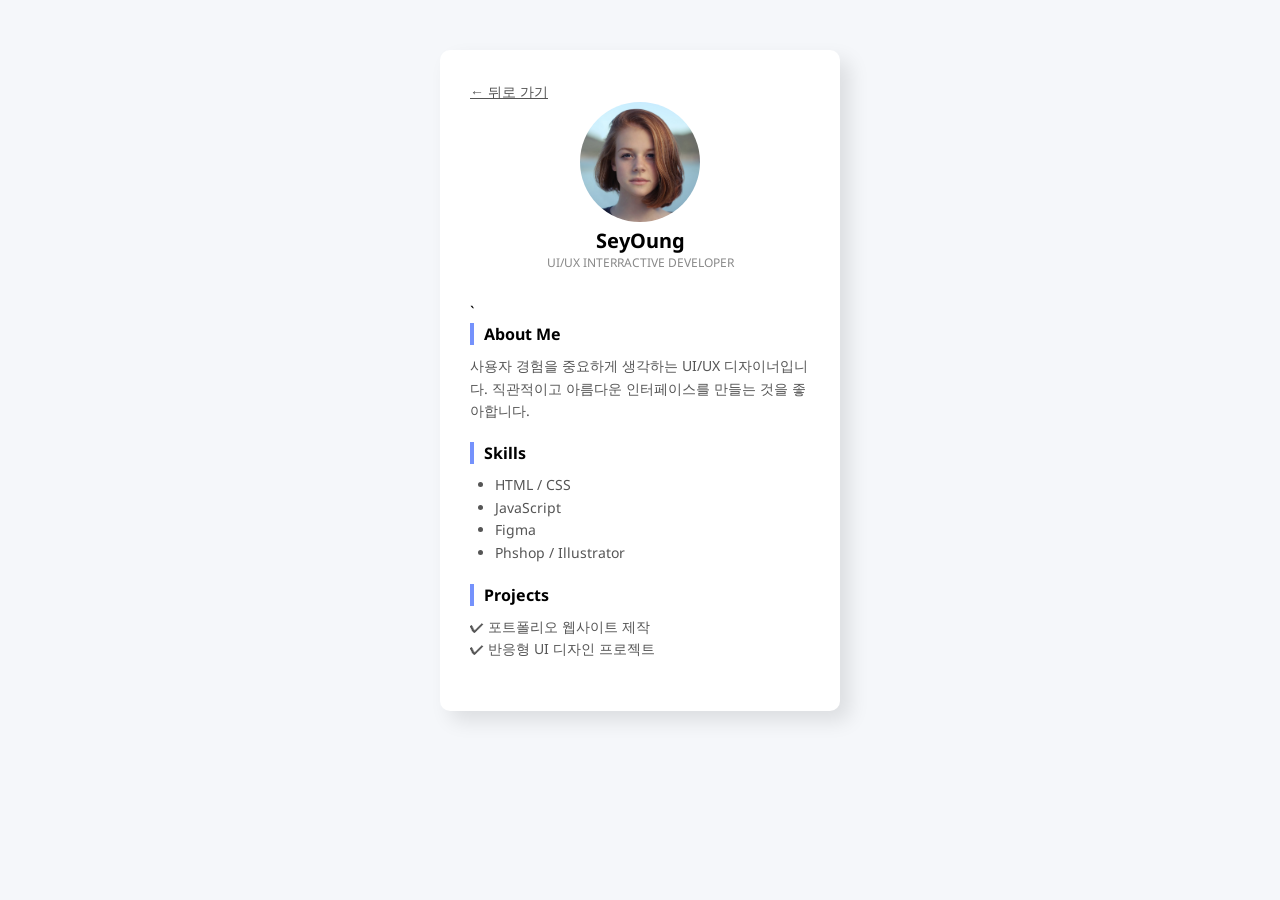
<file: profile-detail.html>
<!doctype html>
<html lang="ko">
  <head>
    <meta charset="UTF-8" />
    <meta name="viewport" content="width=device-width, initial-scale=1.0" />
    <title>멤버1 디테일 페이지</title>
    <link rel="stylesheet" href="css/detail.css" />
  </head>
  <body>
    <!-- 전체 영역 -->

    <section class="detail-wrap">
      <!-- 뒤로 가기 -->
      <a href="index.html" class="back-btn">← 뒤로 가기</a>
      <!-- 상단 프로필 -->
      <div class="detail-profile">
        <img src="images/member1.jpg" alt="member1" />
        <h1>SeyOung</h1>
        <p>UI/UX INTERRACTIVE DEVELOPER</p>
      </div>
      `<!-- 소개 -->
      <div class="detaile-box">
        <h2>About Me</h2>
        <p>
          사용자 경험을 중요하게 생각하는 UI/UX 디자이너입니다. 직관적이고
          아름다운 인터페이스를 만들는 것을 좋아합니다.
        </p>
      </div>
      <!-- 스킬 -->
      <div class="detaile-box">
        <h2>Skills</h2>
        <ul>
          <li>HTML / CSS</li>
          <li>JavaScript</li>
          <li>Figma</li>
          <li>Phshop / Illustrator</li>
        </ul>
      </div>
      <!-- 프로젝트 -->
      <div class="detaile-box">
        <h2>Projects</h2>
        <p>✔ 포트폴리오 웹사이트 제작</p>
        <p>✔ 반응형 UI 디자인 프로젝트</p>
      </div>
    </section>
  </body>
</html>
</file>
<file: css/detail.css>
@import url("https://fonts.googleapis.com/css2?family=Bitcount+Grid+Double+Ink:wght@100..900&family=Noto+Sans:ital,wght@0,100..900;1,100..900&family=Orbitron:wght@400..900&family=Poiret+One&display=swap");
* {
  margin: 0;
  padding: 0;
  box-sizing: border-box;
}
body {
  background-color: #f5f7fa;
  font-family: "Noto Sans", sans-serif;
}
.detail-wrap {
  width: 400px;
  margin: 50px auto;
  padding: 30px;
  background-color: #fff;
  border-radius: 10px;
  box-shadow: 10px 10px 20px rgba(0, 0, 0, 0.1);
}
/* 뒤로가기 */
.back-btn {
  font-size: 14px;
  color: #555;
  margin-bottom: 20px;
}
/* 프로필 */
.detail-profile{
    text-align: center;
    margin-bottom: 30px;
}
.detail-profile img{
    width: 120px;
    border-radius: 50%;

}
.detail-profile h1{
    font-size: 20px;
}
.detail-profile p{
    font-size: 12px;
    color: #888;
}
/* 카드 박스 */
.detaile-box{
    margin-bottom: 20px;
}
.detaile-box h2{
    font-size: 16px;
    margin-bottom: 10px;
    border-left: 4px solid #7592fc;
    padding-left: 10px;
}
.detaile-box p, .detaile-box li{
   font-size: 14px; 
   color: #555;
   line-height: 1.6;
   
}
.detaile-box ul{
    padding-left: 25px;
}
</file>
